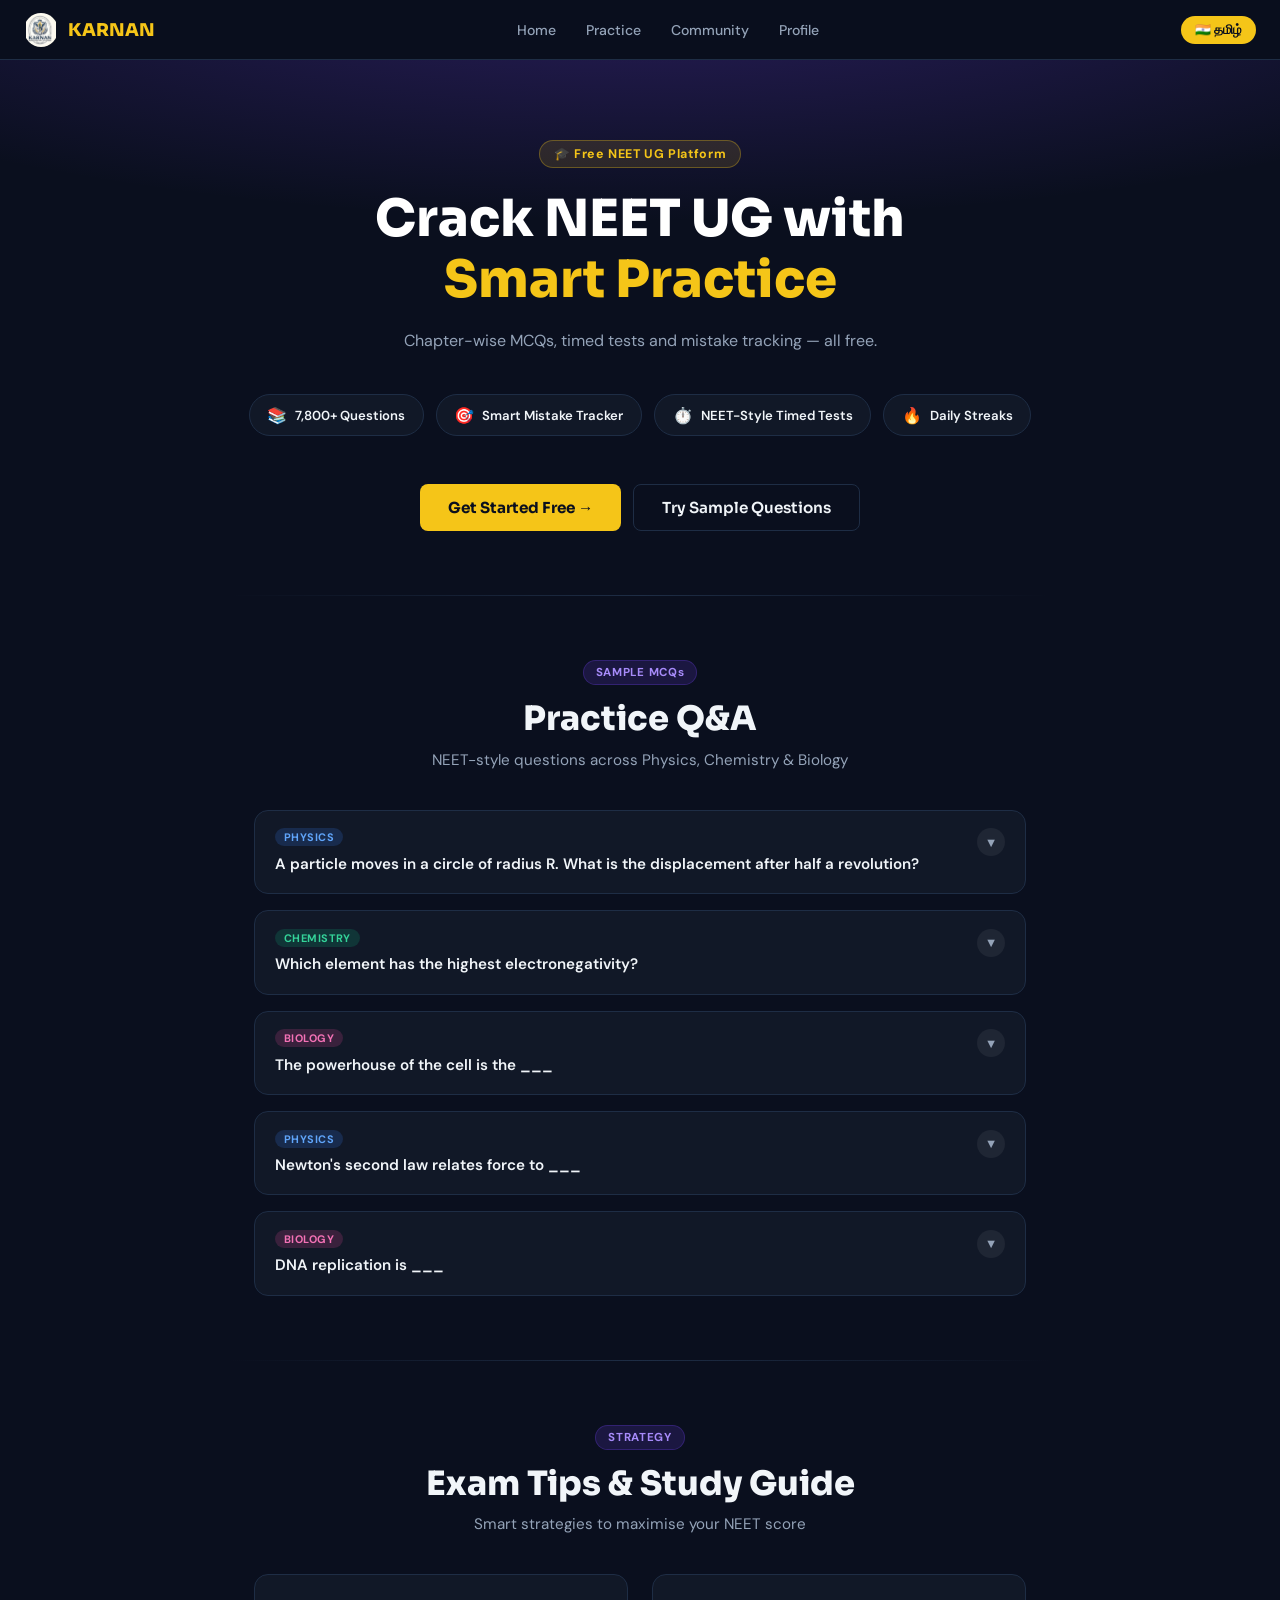
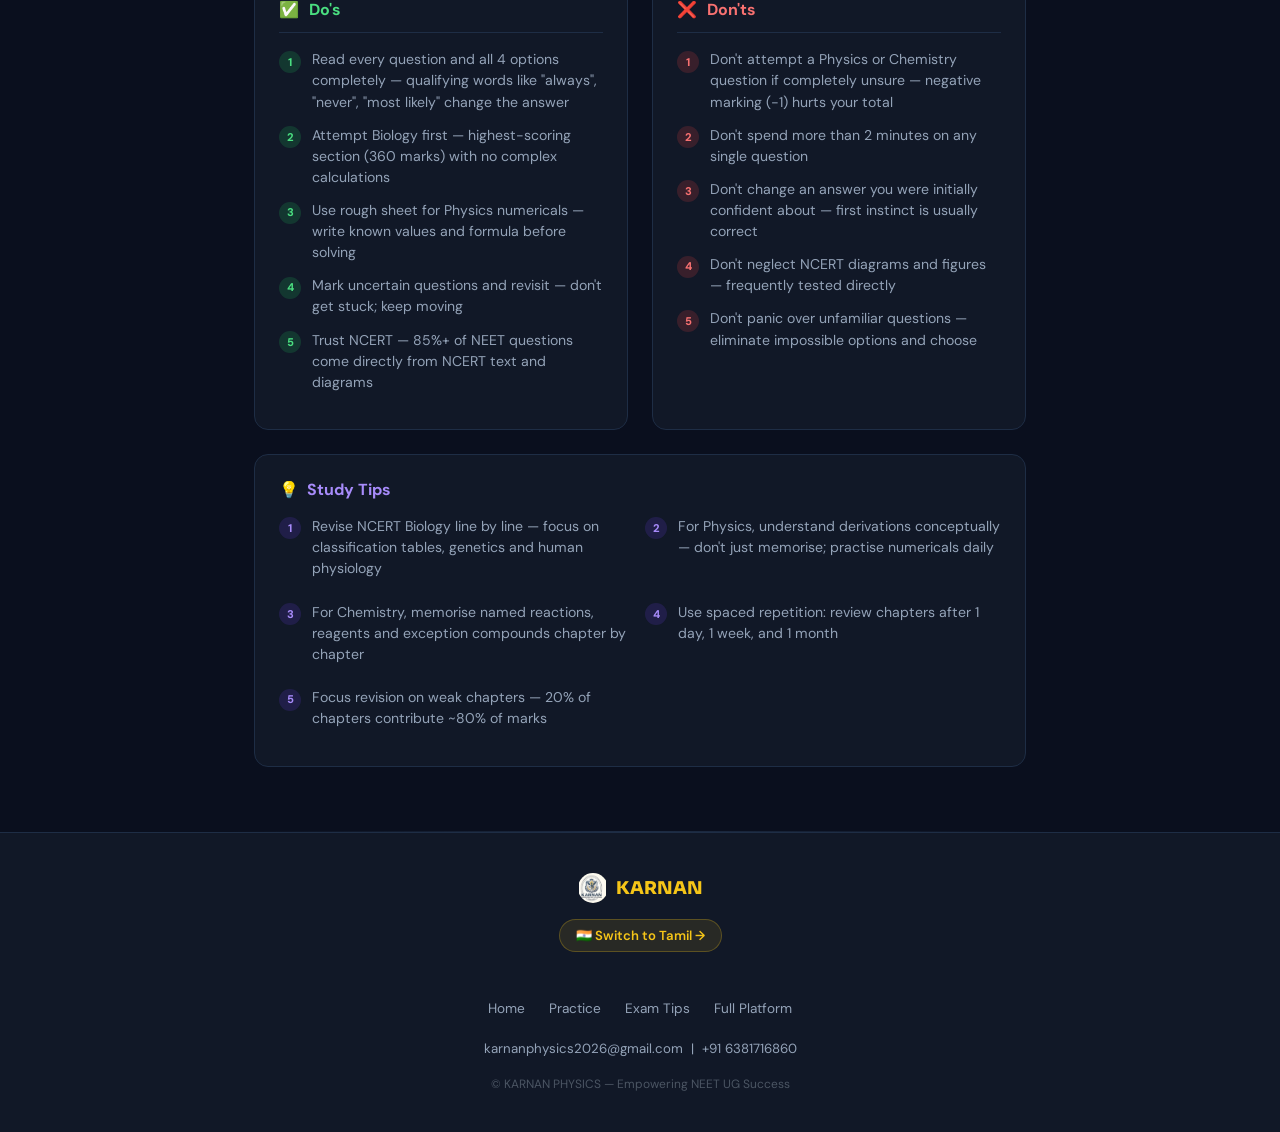
<file: en/index.html>
<!DOCTYPE html>
<html lang="en">
<head>
<meta charset="UTF-8"/>
<meta name="viewport" content="width=device-width, initial-scale=1"/>
<title>KARNAN — NEET UG Practice Platform (English)</title>
<meta name="description" content="KARNAN — Free NEET UG practice with 7,800+ MCQs in Physics, Chemistry and Biology."/>
<link href="https://fonts.googleapis.com/css2?family=Sora:wght@400;600;700;800&family=DM+Sans:wght@400;500&display=swap" rel="stylesheet"/>
<style>
:root{
  --bg:#0a0f1e;
  --card:#111827;
  --card2:#1a2236;
  --accent:#f5c518;
  --purple:#6C3CE1;
  --text:#f1f5f9;
  --muted:#94a3b8;
  --border:#1e2d45;
  --success:#22c55e;
  --radius:14px;
  --radius-sm:8px;
}
*,*::before,*::after{box-sizing:border-box;margin:0;padding:0}
body{font-family:'DM Sans',sans-serif;background:var(--bg);color:var(--text);min-height:100vh;overflow-x:hidden}
h1,h2,h3,h4{font-family:'Sora',sans-serif}

/* NAV */
nav{
  background:rgba(10,15,30,.95);
  backdrop-filter:blur(12px);
  border-bottom:1px solid var(--border);
  padding:0 1.5rem;
  display:flex;align-items:center;justify-content:space-between;
  height:60px;position:sticky;top:0;z-index:200;
}
.nav-logo{display:flex;align-items:center;gap:10px;font-family:'Sora',sans-serif;font-weight:800;font-size:1.1rem;color:var(--accent);text-decoration:none}
.nav-logo img{height:34px;width:34px;object-fit:contain;border-radius:50%}
.nav-links{display:flex;align-items:center;gap:6px}
.nav-links a{color:var(--muted);text-decoration:none;font-size:.88rem;font-weight:500;padding:6px 12px;border-radius:var(--radius-sm);transition:all .2s}
.nav-links a:hover{color:var(--text);background:rgba(255,255,255,.06)}
.lang-toggle{background:var(--accent);color:#0a0f1e;border:none;padding:6px 14px;border-radius:20px;font-weight:700;font-size:.8rem;cursor:pointer;font-family:'Sora',sans-serif;transition:all .2s}
.lang-toggle:hover{opacity:.85}
@media(max-width:600px){.nav-links{display:none}}

/* HERO */
.hero{
  text-align:center;
  padding:5rem 1.5rem 4rem;
  background:radial-gradient(ellipse 80% 50% at 50% -20%,rgba(108,60,225,.35),transparent);
}
.hero-badge{display:inline-block;background:rgba(245,197,24,.12);color:var(--accent);border:1px solid rgba(245,197,24,.3);padding:5px 14px;border-radius:20px;font-size:.78rem;font-weight:700;letter-spacing:.05em;margin-bottom:1.25rem}
.hero h1{font-size:clamp(2rem,5vw,3.2rem);font-weight:800;line-height:1.2;margin-bottom:1rem;color:#fff}
.hero h1 span{color:var(--accent)}
.hero p{color:var(--muted);font-size:1rem;max-width:500px;margin:0 auto 2.5rem;line-height:1.7}
.hero-stats{display:flex;flex-wrap:wrap;justify-content:center;gap:.75rem;margin-bottom:3rem}
.stat-pill{background:var(--card);border:1px solid var(--border);padding:.6rem 1.1rem;border-radius:30px;font-size:.82rem;font-weight:600;display:flex;align-items:center;gap:.5rem}
.stat-pill span{font-size:1rem}
.hero-cta{display:flex;gap:.75rem;justify-content:center;flex-wrap:wrap}
.btn-gold{background:var(--accent);color:#0a0f1e;border:none;padding:14px 28px;border-radius:var(--radius-sm);font-family:'Sora',sans-serif;font-weight:700;font-size:.95rem;cursor:pointer;transition:all .2s;text-decoration:none;display:inline-block}
.btn-gold:hover{opacity:.88;transform:translateY(-1px)}
.btn-outline{background:transparent;color:var(--text);border:1.5px solid var(--border);padding:13px 28px;border-radius:var(--radius-sm);font-family:'Sora',sans-serif;font-weight:600;font-size:.95rem;cursor:pointer;transition:all .2s;text-decoration:none;display:inline-block}
.btn-outline:hover{border-color:var(--accent);color:var(--accent)}

/* SECTIONS */
section{max-width:820px;margin:0 auto;padding:4rem 1.5rem}
.section-header{text-align:center;margin-bottom:2.5rem}
.section-header h2{font-size:clamp(1.5rem,3vw,2.1rem);font-weight:800;margin-bottom:.6rem}
.section-header p{color:var(--muted);font-size:.95rem}
.section-tag{display:inline-block;background:rgba(108,60,225,.18);color:#a78bfa;border:1px solid rgba(108,60,225,.3);padding:4px 12px;border-radius:20px;font-size:.72rem;font-weight:700;letter-spacing:.06em;margin-bottom:.75rem}

/* Q&A */
.qa-grid{display:flex;flex-direction:column;gap:1rem}
.qa-card{background:var(--card);border:1px solid var(--border);border-radius:var(--radius);overflow:hidden;transition:border-color .2s}
.qa-card:hover{border-color:rgba(245,197,24,.25)}
.qa-header{padding:1.1rem 1.25rem;cursor:pointer;display:flex;align-items:flex-start;justify-content:space-between;gap:1rem}
.qa-meta{display:flex;align-items:center;gap:.5rem;margin-bottom:.4rem}
.subj-chip{font-size:.68rem;font-weight:700;padding:2px 9px;border-radius:12px;letter-spacing:.04em}
.subj-phy{background:rgba(59,130,246,.18);color:#60a5fa}
.subj-chem{background:rgba(16,185,129,.18);color:#34d399}
.subj-bio{background:rgba(236,72,153,.18);color:#f472b6}
.qa-q{font-size:.95rem;font-weight:600;line-height:1.5;color:var(--text)}
.qa-toggle{flex-shrink:0;width:28px;height:28px;background:rgba(255,255,255,.06);border-radius:50%;display:flex;align-items:center;justify-content:center;font-size:.8rem;transition:transform .3s;color:var(--muted)}
.qa-card.open .qa-toggle{transform:rotate(180deg);background:rgba(245,197,24,.15);color:var(--accent)}
.qa-body{max-height:0;overflow:hidden;transition:max-height .4s cubic-bezier(0.4,0,0.2,1)}
.qa-card.open .qa-body{max-height:600px}
.qa-options{display:grid;grid-template-columns:1fr 1fr;gap:.5rem;padding:0 1.25rem;margin-bottom:.75rem}
@media(max-width:500px){.qa-options{grid-template-columns:1fr}}
.qa-opt{background:var(--card2);border:1px solid var(--border);border-radius:var(--radius-sm);padding:.6rem .9rem;font-size:.88rem;transition:all .2s}
.qa-opt.correct{background:rgba(34,197,94,.12);border-color:rgba(34,197,94,.4);color:#86efac;font-weight:600}
.qa-answer{padding:0 1.25rem 1.1rem}
.qa-answer-box{background:rgba(34,197,94,.07);border:1px solid rgba(34,197,94,.2);border-radius:var(--radius-sm);padding:.85rem 1rem}
.qa-answer-label{font-size:.72rem;font-weight:700;color:var(--success);letter-spacing:.06em;margin-bottom:.3rem}
.qa-answer-text{font-size:.9rem;color:var(--muted);line-height:1.6}

/* TIPS */
.tips-grid{display:grid;grid-template-columns:1fr 1fr;gap:1.5rem}
@media(max-width:640px){.tips-grid{grid-template-columns:1fr}}
.tips-col{background:var(--card);border:1px solid var(--border);border-radius:var(--radius);padding:1.5rem}
.tips-col-head{display:flex;align-items:center;gap:.6rem;font-size:1rem;font-weight:700;margin-bottom:1rem;padding-bottom:.75rem;border-bottom:1px solid var(--border)}
.tip-item{display:flex;gap:.7rem;margin-bottom:.75rem;font-size:.88rem;line-height:1.5;color:var(--muted)}
.tip-num{flex-shrink:0;width:22px;height:22px;border-radius:50%;display:flex;align-items:center;justify-content:center;font-size:.7rem;font-weight:800;margin-top:.1rem}
.do-num{background:rgba(34,197,94,.18);color:#4ade80}
.dont-num{background:rgba(239,68,68,.18);color:#f87171}
.study-num{background:rgba(108,60,225,.18);color:#a78bfa}

.tips-study{background:var(--card);border:1px solid var(--border);border-radius:var(--radius);padding:1.5rem;margin-top:1.5rem}
.tips-study-head{font-size:1rem;font-weight:700;margin-bottom:1rem;display:flex;align-items:center;gap:.5rem}
.study-list{display:grid;grid-template-columns:1fr 1fr;gap:.65rem}
@media(max-width:500px){.study-list{grid-template-columns:1fr}}

/* FOOTER */
footer{background:var(--card);border-top:1px solid var(--border);padding:2.5rem 1.5rem;text-align:center}
.footer-inner{max-width:820px;margin:0 auto}
.footer-logo{display:flex;align-items:center;gap:8px;justify-content:center;font-family:'Sora',sans-serif;font-weight:800;font-size:1.1rem;color:var(--accent);text-decoration:none;margin-bottom:1rem}
.footer-logo img{height:30px;width:30px;object-fit:contain;border-radius:50%}
.footer-links{display:flex;flex-wrap:wrap;justify-content:center;gap:1.5rem;margin-bottom:1.25rem}
.footer-links a{color:var(--muted);text-decoration:none;font-size:.85rem;transition:color .2s}
.footer-links a:hover{color:var(--accent)}
.footer-contact{font-size:.83rem;color:var(--muted);margin-bottom:1rem;line-height:1.8}
.footer-contact a{color:var(--muted);text-decoration:none}
.footer-contact a:hover{color:var(--accent)}
.footer-copy{font-size:.75rem;color:#4b5563;margin-top:.75rem}
.lang-switch-link{display:inline-flex;align-items:center;gap:.4rem;background:rgba(245,197,24,.1);color:var(--accent);border:1px solid rgba(245,197,24,.25);padding:7px 16px;border-radius:20px;font-size:.82rem;font-weight:600;text-decoration:none;margin-bottom:1.5rem;transition:all .2s}
.lang-switch-link:hover{background:rgba(245,197,24,.18)}

/* Divider */
.section-divider{height:1px;background:linear-gradient(to right,transparent,var(--border),transparent);max-width:820px;margin:0 auto}
</style>
</head>
<body>

<!-- NAV -->
<nav>
  <a href="/en/" class="nav-logo">
    <img src="../assets/logo.png" alt="KARNAN"/>
    KARNAN
  </a>
  <div class="nav-links">
    <a href="#hero">Home</a>
    <a href="#practice">Practice</a>
    <a href="../index.html">Community</a>
    <a href="../index.html">Profile</a>
  </div>
  <button class="lang-toggle" onclick="switchToTamil()">🇮🇳 தமிழ்</button>
</nav>

<!-- HERO -->
<section class="hero" id="hero" style="padding-top:5rem;padding-bottom:4rem;max-width:none">
  <div class="hero-badge">🎓 Free NEET UG Platform</div>
  <h1>Crack NEET UG with<br/><span>Smart Practice</span></h1>
  <p>Chapter-wise MCQs, timed tests and mistake tracking — all free.</p>
  <div class="hero-stats">
    <div class="stat-pill"><span>📚</span> 7,800+ Questions</div>
    <div class="stat-pill"><span>🎯</span> Smart Mistake Tracker</div>
    <div class="stat-pill"><span>⏱️</span> NEET-Style Timed Tests</div>
    <div class="stat-pill"><span>🔥</span> Daily Streaks</div>
  </div>
  <div class="hero-cta">
    <a href="../index.html" class="btn-gold">Get Started Free →</a>
    <a href="#practice" class="btn-outline">Try Sample Questions</a>
  </div>
</section>

<div class="section-divider"></div>

<!-- PRACTICE Q&A -->
<section id="practice">
  <div class="section-header">
    <div class="section-tag">SAMPLE MCQs</div>
    <h2>Practice Q&amp;A</h2>
    <p>NEET-style questions across Physics, Chemistry &amp; Biology</p>
  </div>

  <div class="qa-grid">

    <!-- Q1 Physics -->
    <div class="qa-card" id="q1">
      <div class="qa-header" onclick="toggleQA('q1')">
        <div>
          <div class="qa-meta"><span class="subj-chip subj-phy">PHYSICS</span></div>
          <div class="qa-q">A particle moves in a circle of radius R. What is the displacement after half a revolution?</div>
        </div>
        <div class="qa-toggle">▼</div>
      </div>
      <div class="qa-body">
        <div class="qa-options">
          <div class="qa-opt">A) 0</div>
          <div class="qa-opt">B) R</div>
          <div class="qa-opt correct">C) 2R ✓</div>
          <div class="qa-opt">D) πR</div>
        </div>
        <div class="qa-answer">
          <div class="qa-answer-box">
            <div class="qa-answer-label">EXPLANATION</div>
            <div class="qa-answer-text">After half a revolution, the particle moves from one end of the diameter to the other. The displacement is the straight-line distance between start and end points, which equals the diameter = 2R. Note: distance travelled = πR (semicircle), but displacement = 2R.</div>
          </div>
        </div>
      </div>
    </div>

    <!-- Q2 Chemistry -->
    <div class="qa-card" id="q2">
      <div class="qa-header" onclick="toggleQA('q2')">
        <div>
          <div class="qa-meta"><span class="subj-chip subj-chem">CHEMISTRY</span></div>
          <div class="qa-q">Which element has the highest electronegativity?</div>
        </div>
        <div class="qa-toggle">▼</div>
      </div>
      <div class="qa-body">
        <div class="qa-options">
          <div class="qa-opt">A) Oxygen</div>
          <div class="qa-opt">B) Nitrogen</div>
          <div class="qa-opt correct">C) Fluorine ✓</div>
          <div class="qa-opt">D) Chlorine</div>
        </div>
        <div class="qa-answer">
          <div class="qa-answer-box">
            <div class="qa-answer-label">EXPLANATION</div>
            <div class="qa-answer-text">Fluorine (F) has the highest electronegativity of all elements — 3.98 on the Pauling scale. Electronegativity generally increases across a period and up a group. Fluorine is at the top-right of the periodic table (excluding noble gases), making it the most electronegative.</div>
          </div>
        </div>
      </div>
    </div>

    <!-- Q3 Biology -->
    <div class="qa-card" id="q3">
      <div class="qa-header" onclick="toggleQA('q3')">
        <div>
          <div class="qa-meta"><span class="subj-chip subj-bio">BIOLOGY</span></div>
          <div class="qa-q">The powerhouse of the cell is the ___</div>
        </div>
        <div class="qa-toggle">▼</div>
      </div>
      <div class="qa-body">
        <div class="qa-options">
          <div class="qa-opt">A) Nucleus</div>
          <div class="qa-opt">B) Ribosome</div>
          <div class="qa-opt correct">C) Mitochondria ✓</div>
          <div class="qa-opt">D) Golgi body</div>
        </div>
        <div class="qa-answer">
          <div class="qa-answer-box">
            <div class="qa-answer-label">EXPLANATION</div>
            <div class="qa-answer-text">Mitochondria produce ATP (adenosine triphosphate) — the cell's primary energy currency — through aerobic respiration via the Krebs cycle and oxidative phosphorylation. They have their own DNA and double membrane structure, consistent with the endosymbiotic theory.</div>
          </div>
        </div>
      </div>
    </div>

    <!-- Q4 Physics -->
    <div class="qa-card" id="q4">
      <div class="qa-header" onclick="toggleQA('q4')">
        <div>
          <div class="qa-meta"><span class="subj-chip subj-phy">PHYSICS</span></div>
          <div class="qa-q">Newton's second law relates force to ___</div>
        </div>
        <div class="qa-toggle">▼</div>
      </div>
      <div class="qa-body">
        <div class="qa-options">
          <div class="qa-opt">A) Velocity</div>
          <div class="qa-opt correct">B) Acceleration ✓</div>
          <div class="qa-opt">C) Displacement</div>
          <div class="qa-opt">D) Momentum</div>
        </div>
        <div class="qa-answer">
          <div class="qa-answer-box">
            <div class="qa-answer-label">EXPLANATION</div>
            <div class="qa-answer-text">Newton's Second Law states: F = ma (Force = mass × acceleration). The net force acting on an object equals the product of its mass and the acceleration produced. Note: while force is the rate of change of momentum (F = dp/dt), the law directly relates force to acceleration for constant mass.</div>
          </div>
        </div>
      </div>
    </div>

    <!-- Q5 Biology -->
    <div class="qa-card" id="q5">
      <div class="qa-header" onclick="toggleQA('q5')">
        <div>
          <div class="qa-meta"><span class="subj-chip subj-bio">BIOLOGY</span></div>
          <div class="qa-q">DNA replication is ___</div>
        </div>
        <div class="qa-toggle">▼</div>
      </div>
      <div class="qa-body">
        <div class="qa-options">
          <div class="qa-opt">A) Conservative</div>
          <div class="qa-opt correct">B) Semi-conservative ✓</div>
          <div class="qa-opt">C) Dispersive</div>
          <div class="qa-opt">D) None of the above</div>
        </div>
        <div class="qa-answer">
          <div class="qa-answer-box">
            <div class="qa-answer-label">EXPLANATION</div>
            <div class="qa-answer-text">DNA replication is semi-conservative — each new DNA molecule contains one original (parental) strand and one newly synthesised strand. This was experimentally proved by Meselson and Stahl (1958) using ¹⁵N/¹⁴N labelling in E. coli, a landmark experiment often asked in NEET.</div>
          </div>
        </div>
      </div>
    </div>

  </div><!-- /qa-grid -->
</section>

<div class="section-divider"></div>

<!-- EXAM TIPS -->
<section id="exam-tips">
  <div class="section-header">
    <div class="section-tag">STRATEGY</div>
    <h2>Exam Tips &amp; Study Guide</h2>
    <p>Smart strategies to maximise your NEET score</p>
  </div>

  <div class="tips-grid">
    <!-- Do's -->
    <div class="tips-col">
      <div class="tips-col-head">✅ <span style="color:#4ade80">Do's</span></div>
      <div class="tip-item"><div class="tip-num do-num">1</div><div>Read every question and all 4 options completely — qualifying words like "always", "never", "most likely" change the answer</div></div>
      <div class="tip-item"><div class="tip-num do-num">2</div><div>Attempt Biology first — highest-scoring section (360 marks) with no complex calculations</div></div>
      <div class="tip-item"><div class="tip-num do-num">3</div><div>Use rough sheet for Physics numericals — write known values and formula before solving</div></div>
      <div class="tip-item"><div class="tip-num do-num">4</div><div>Mark uncertain questions and revisit — don't get stuck; keep moving</div></div>
      <div class="tip-item"><div class="tip-num do-num">5</div><div>Trust NCERT — 85%+ of NEET questions come directly from NCERT text and diagrams</div></div>
    </div>

    <!-- Don'ts -->
    <div class="tips-col">
      <div class="tips-col-head">❌ <span style="color:#f87171">Don'ts</span></div>
      <div class="tip-item"><div class="tip-num dont-num">1</div><div>Don't attempt a Physics or Chemistry question if completely unsure — negative marking (−1) hurts your total</div></div>
      <div class="tip-item"><div class="tip-num dont-num">2</div><div>Don't spend more than 2 minutes on any single question</div></div>
      <div class="tip-item"><div class="tip-num dont-num">3</div><div>Don't change an answer you were initially confident about — first instinct is usually correct</div></div>
      <div class="tip-item"><div class="tip-num dont-num">4</div><div>Don't neglect NCERT diagrams and figures — frequently tested directly</div></div>
      <div class="tip-item"><div class="tip-num dont-num">5</div><div>Don't panic over unfamiliar questions — eliminate impossible options and choose</div></div>
    </div>
  </div>

  <!-- Study Tips -->
  <div class="tips-study">
    <div class="tips-study-head">💡 <span style="color:#a78bfa">Study Tips</span></div>
    <div class="study-list">
      <div class="tip-item"><div class="tip-num study-num">1</div><div>Revise NCERT Biology line by line — focus on classification tables, genetics and human physiology</div></div>
      <div class="tip-item"><div class="tip-num study-num">2</div><div>For Physics, understand derivations conceptually — don't just memorise; practise numericals daily</div></div>
      <div class="tip-item"><div class="tip-num study-num">3</div><div>For Chemistry, memorise named reactions, reagents and exception compounds chapter by chapter</div></div>
      <div class="tip-item"><div class="tip-num study-num">4</div><div>Use spaced repetition: review chapters after 1 day, 1 week, and 1 month</div></div>
      <div class="tip-item"><div class="tip-num study-num">5</div><div>Focus revision on weak chapters — 20% of chapters contribute ~80% of marks</div></div>
    </div>
  </div>
</section>

<div class="section-divider"></div>

<!-- FOOTER -->
<footer>
  <div class="footer-inner">
    <a href="/en/" class="footer-logo">
      <img src="../assets/logo.png" alt="KARNAN"/>
      KARNAN
    </a>
    <div style="margin-bottom:1.5rem">
      <a href="/ta/" class="lang-switch-link" onclick="switchToTamil(); return false;">🇮🇳 Switch to Tamil →</a>
    </div>
    <div class="footer-links">
      <a href="#hero">Home</a>
      <a href="#practice">Practice</a>
      <a href="#exam-tips">Exam Tips</a>
      <a href="../index.html">Full Platform</a>
    </div>
    <div class="footer-contact">
      <a href="mailto:karnanphysics2026@gmail.com">karnanphysics2026@gmail.com</a>
      &nbsp;|&nbsp;
      <a href="tel:+916381716860">+91 6381716860</a>
    </div>
    <div class="footer-copy">© KARNAN PHYSICS — Empowering NEET UG Success</div>
  </div>
</footer>

<script>
function toggleQA(id) {
  const card = document.getElementById(id);
  const isOpen = card.classList.contains('open');
  document.querySelectorAll('.qa-card.open').forEach(c => c.classList.remove('open'));
  if (!isOpen) card.classList.add('open');
}

function switchToTamil() {
  localStorage.setItem('lang', 'ta');
  window.location.href = '/ta/';
}

// On load, if lang saved as 'ta', redirect
(function() {
  localStorage.setItem('lang', 'en');
})();
</script>
</body>
</html>
</file>
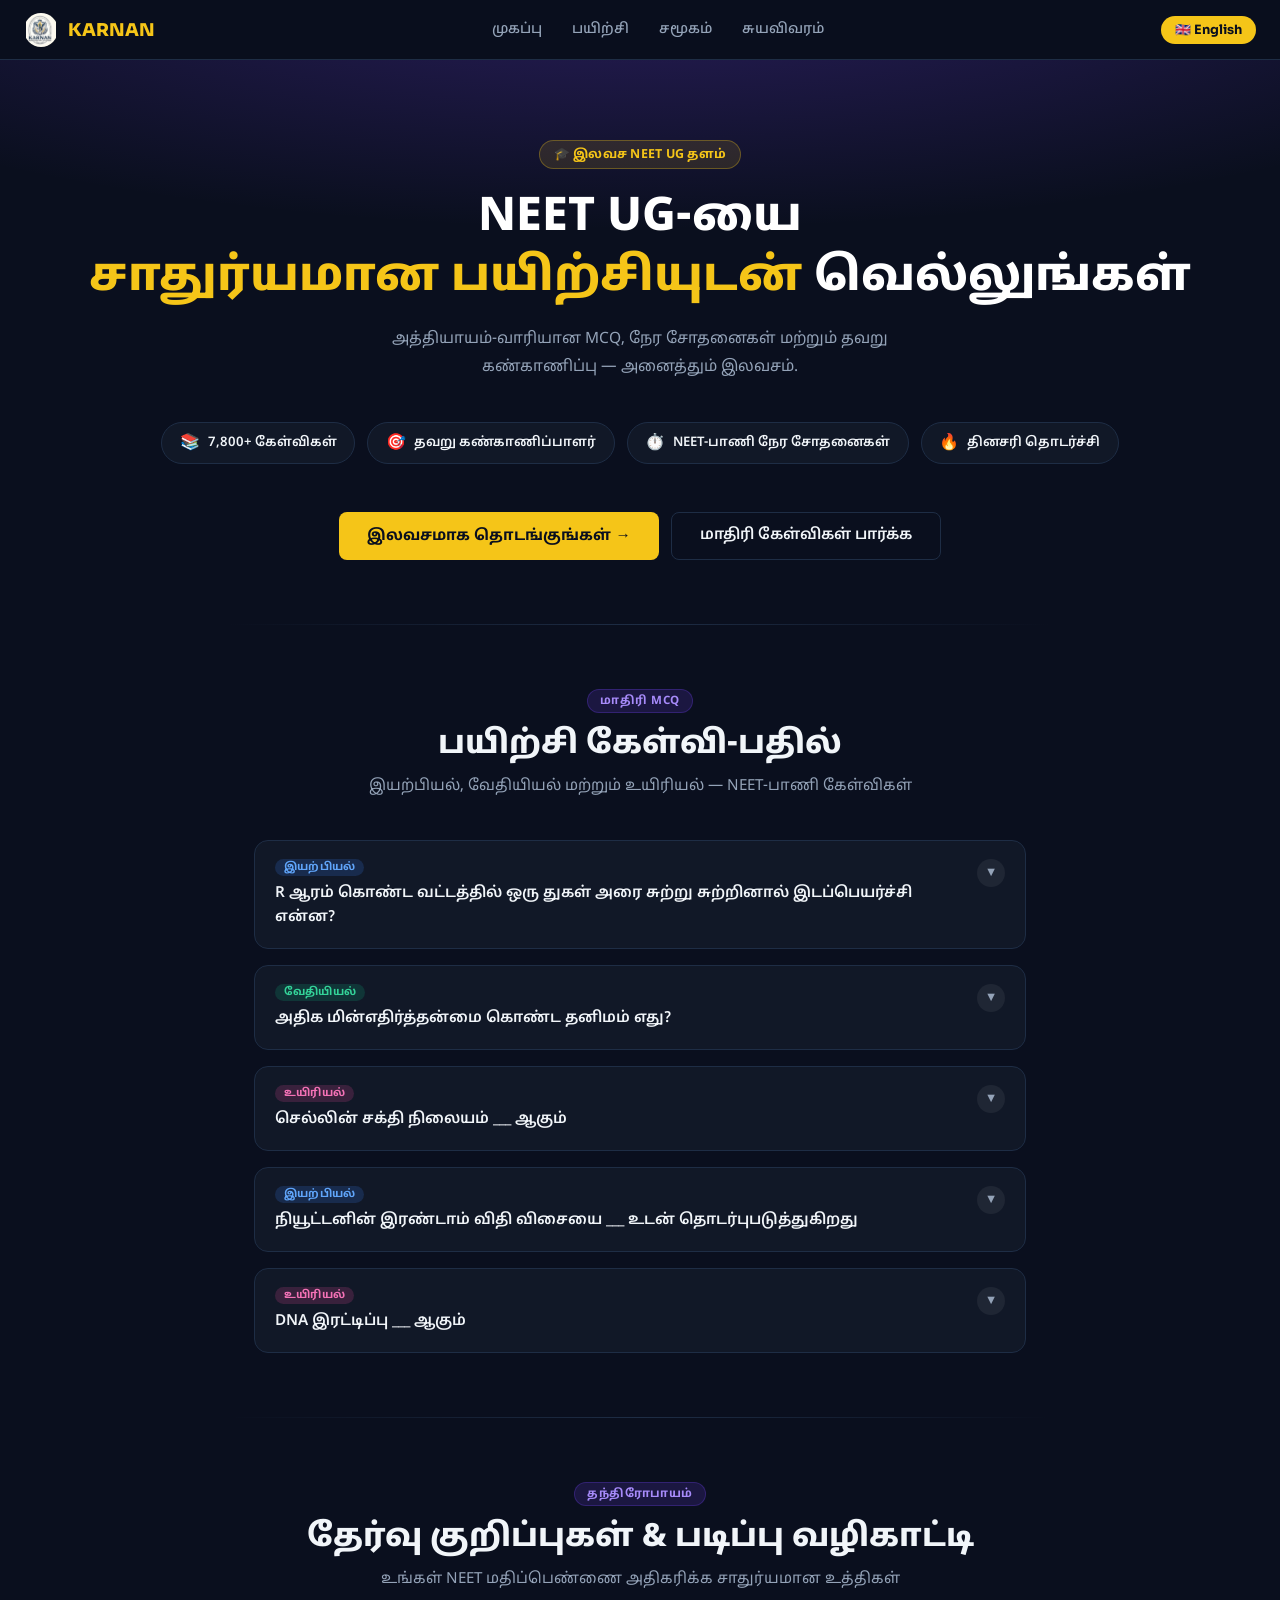
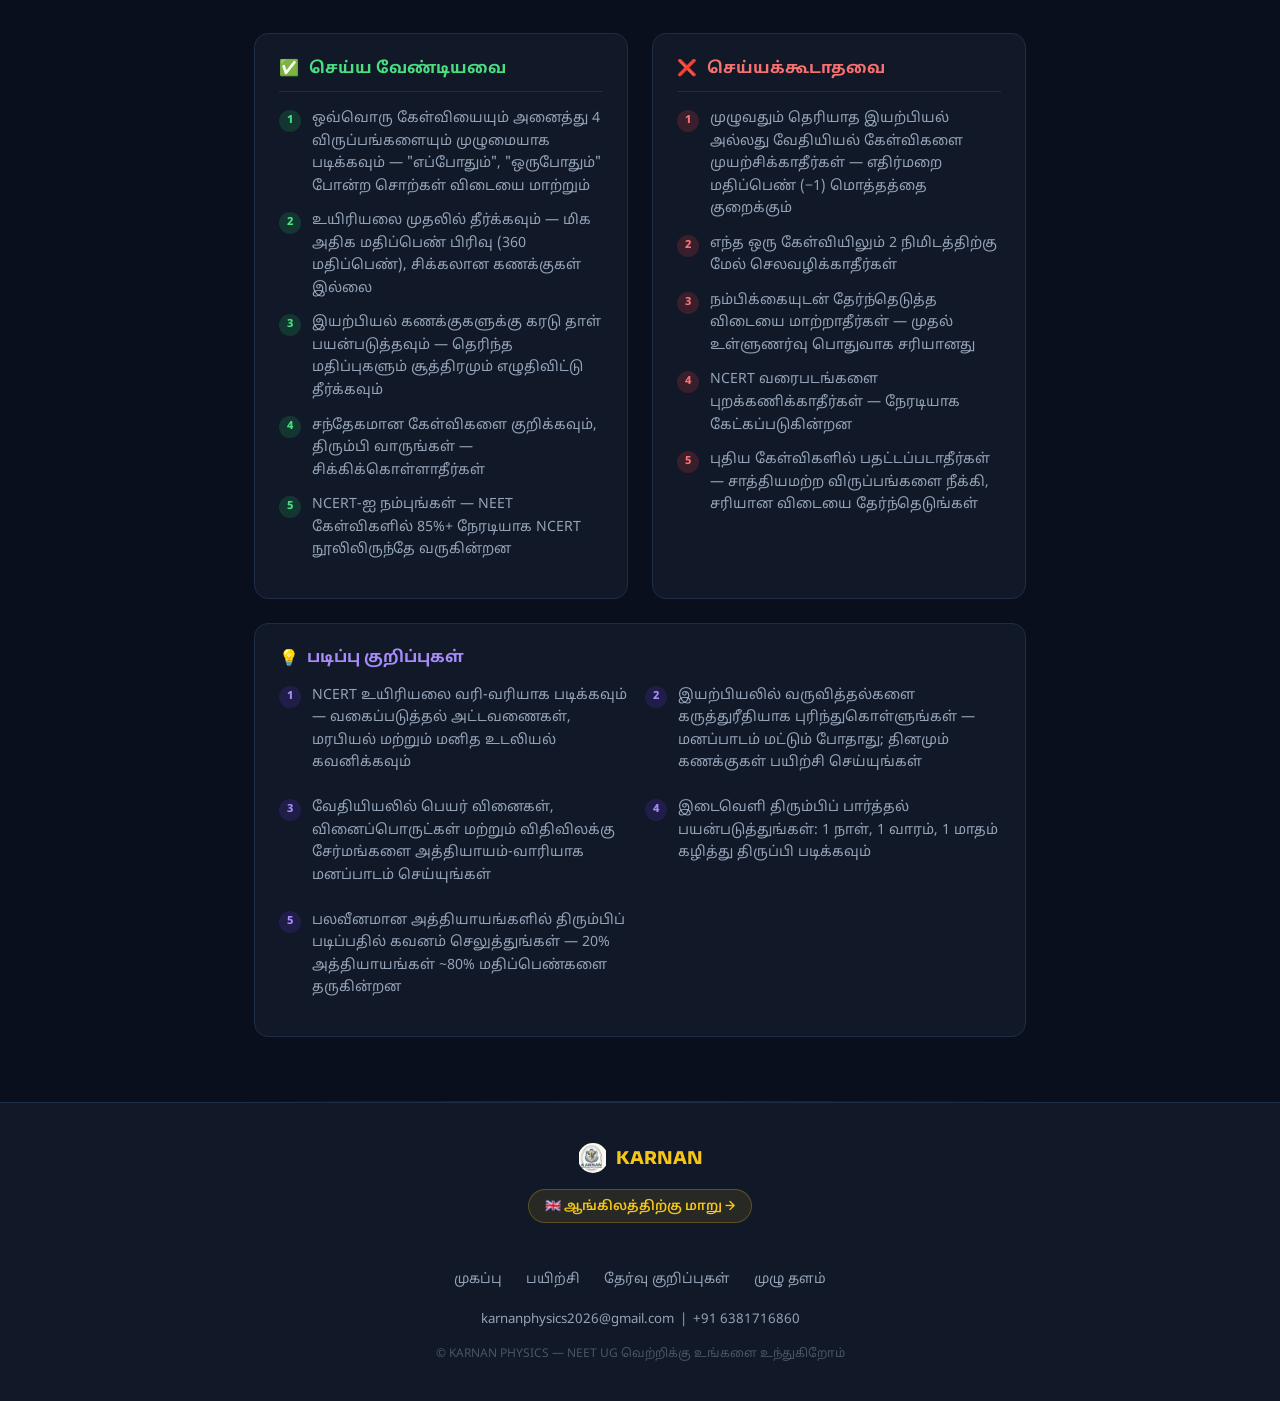
<file: ta/index.html>
<!DOCTYPE html>
<html lang="ta">
<head>
<meta charset="UTF-8"/>
<meta name="viewport" content="width=device-width, initial-scale=1"/>
<title>KARNAN — NEET UG பயிற்சி தளம் (தமிழ்)</title>
<meta name="description" content="KARNAN — NEET UG இலவச பயிற்சி தளம். 7,800+ MCQ கேள்விகள்."/>
<link href="https://fonts.googleapis.com/css2?family=Sora:wght@400;600;700;800&family=DM+Sans:wght@400;500&family=Noto+Sans+Tamil:wght@400;500;600;700&display=swap" rel="stylesheet"/>
<style>
:root{
  --bg:#0a0f1e;
  --card:#111827;
  --card2:#1a2236;
  --accent:#f5c518;
  --purple:#6C3CE1;
  --text:#f1f5f9;
  --muted:#94a3b8;
  --border:#1e2d45;
  --success:#22c55e;
  --radius:14px;
  --radius-sm:8px;
}
*,*::before,*::after{box-sizing:border-box;margin:0;padding:0}
body{font-family:'Noto Sans Tamil','DM Sans',sans-serif;background:var(--bg);color:var(--text);min-height:100vh;overflow-x:hidden}
h1,h2,h3,h4{font-family:'Noto Sans Tamil','Sora',sans-serif}

/* NAV */
nav{
  background:rgba(10,15,30,.95);
  backdrop-filter:blur(12px);
  border-bottom:1px solid var(--border);
  padding:0 1.5rem;
  display:flex;align-items:center;justify-content:space-between;
  height:60px;position:sticky;top:0;z-index:200;
}
.nav-logo{display:flex;align-items:center;gap:10px;font-family:'Sora',sans-serif;font-weight:800;font-size:1.1rem;color:var(--accent);text-decoration:none}
.nav-logo img{height:34px;width:34px;object-fit:contain;border-radius:50%}
.nav-links{display:flex;align-items:center;gap:6px}
.nav-links a{color:var(--muted);text-decoration:none;font-size:.88rem;font-weight:500;padding:6px 12px;border-radius:var(--radius-sm);transition:all .2s;font-family:'Noto Sans Tamil',sans-serif}
.nav-links a:hover{color:var(--text);background:rgba(255,255,255,.06)}
.lang-toggle{background:var(--accent);color:#0a0f1e;border:none;padding:6px 14px;border-radius:20px;font-weight:700;font-size:.8rem;cursor:pointer;font-family:'Sora',sans-serif;transition:all .2s}
.lang-toggle:hover{opacity:.85}
@media(max-width:600px){.nav-links{display:none}}

/* HERO */
.hero{
  text-align:center;
  padding:5rem 1.5rem 4rem;
  background:radial-gradient(ellipse 80% 50% at 50% -20%,rgba(108,60,225,.35),transparent);
}
.hero-badge{display:inline-block;background:rgba(245,197,24,.12);color:var(--accent);border:1px solid rgba(245,197,24,.3);padding:5px 14px;border-radius:20px;font-size:.78rem;font-weight:700;letter-spacing:.02em;margin-bottom:1.25rem}
.hero h1{font-size:clamp(1.7rem,4.5vw,2.9rem);font-weight:800;line-height:1.3;margin-bottom:1rem;color:#fff}
.hero h1 span{color:var(--accent)}
.hero p{color:var(--muted);font-size:.97rem;max-width:520px;margin:0 auto 2.5rem;line-height:1.8}
.hero-stats{display:flex;flex-wrap:wrap;justify-content:center;gap:.75rem;margin-bottom:3rem}
.stat-pill{background:var(--card);border:1px solid var(--border);padding:.6rem 1.1rem;border-radius:30px;font-size:.82rem;font-weight:600;display:flex;align-items:center;gap:.5rem}
.stat-pill span{font-size:1rem}
.hero-cta{display:flex;gap:.75rem;justify-content:center;flex-wrap:wrap}
.btn-gold{background:var(--accent);color:#0a0f1e;border:none;padding:14px 28px;border-radius:var(--radius-sm);font-family:'Noto Sans Tamil','Sora',sans-serif;font-weight:700;font-size:.95rem;cursor:pointer;transition:all .2s;text-decoration:none;display:inline-block}
.btn-gold:hover{opacity:.88;transform:translateY(-1px)}
.btn-outline{background:transparent;color:var(--text);border:1.5px solid var(--border);padding:13px 28px;border-radius:var(--radius-sm);font-family:'Noto Sans Tamil','Sora',sans-serif;font-weight:600;font-size:.95rem;cursor:pointer;transition:all .2s;text-decoration:none;display:inline-block}
.btn-outline:hover{border-color:var(--accent);color:var(--accent)}

/* SECTIONS */
section{max-width:820px;margin:0 auto;padding:4rem 1.5rem}
.section-header{text-align:center;margin-bottom:2.5rem}
.section-header h2{font-size:clamp(1.4rem,3vw,2rem);font-weight:800;margin-bottom:.6rem}
.section-header p{color:var(--muted);font-size:.95rem;line-height:1.7}
.section-tag{display:inline-block;background:rgba(108,60,225,.18);color:#a78bfa;border:1px solid rgba(108,60,225,.3);padding:4px 12px;border-radius:20px;font-size:.72rem;font-weight:700;letter-spacing:.04em;margin-bottom:.75rem}

/* Q&A */
.qa-grid{display:flex;flex-direction:column;gap:1rem}
.qa-card{background:var(--card);border:1px solid var(--border);border-radius:var(--radius);overflow:hidden;transition:border-color .2s}
.qa-card:hover{border-color:rgba(245,197,24,.25)}
.qa-header{padding:1.1rem 1.25rem;cursor:pointer;display:flex;align-items:flex-start;justify-content:space-between;gap:1rem}
.qa-meta{display:flex;align-items:center;gap:.5rem;margin-bottom:.4rem}
.subj-chip{font-size:.68rem;font-weight:700;padding:2px 9px;border-radius:12px;letter-spacing:.02em;font-family:'Noto Sans Tamil',sans-serif}
.subj-phy{background:rgba(59,130,246,.18);color:#60a5fa}
.subj-chem{background:rgba(16,185,129,.18);color:#34d399}
.subj-bio{background:rgba(236,72,153,.18);color:#f472b6}
.qa-q{font-size:.95rem;font-weight:600;line-height:1.6;color:var(--text)}
.qa-toggle{flex-shrink:0;width:28px;height:28px;background:rgba(255,255,255,.06);border-radius:50%;display:flex;align-items:center;justify-content:center;font-size:.8rem;transition:transform .3s;color:var(--muted)}
.qa-card.open .qa-toggle{transform:rotate(180deg);background:rgba(245,197,24,.15);color:var(--accent)}
.qa-body{max-height:0;overflow:hidden;transition:max-height .4s cubic-bezier(0.4,0,0.2,1)}
.qa-card.open .qa-body{max-height:600px}
.qa-options{display:grid;grid-template-columns:1fr 1fr;gap:.5rem;padding:0 1.25rem;margin-bottom:.75rem}
@media(max-width:500px){.qa-options{grid-template-columns:1fr}}
.qa-opt{background:var(--card2);border:1px solid var(--border);border-radius:var(--radius-sm);padding:.6rem .9rem;font-size:.88rem;transition:all .2s;line-height:1.5}
.qa-opt.correct{background:rgba(34,197,94,.12);border-color:rgba(34,197,94,.4);color:#86efac;font-weight:600}
.qa-answer{padding:0 1.25rem 1.1rem}
.qa-answer-box{background:rgba(34,197,94,.07);border:1px solid rgba(34,197,94,.2);border-radius:var(--radius-sm);padding:.85rem 1rem}
.qa-answer-label{font-size:.72rem;font-weight:700;color:var(--success);letter-spacing:.04em;margin-bottom:.3rem}
.qa-answer-text{font-size:.9rem;color:var(--muted);line-height:1.7}

/* TIPS */
.tips-grid{display:grid;grid-template-columns:1fr 1fr;gap:1.5rem}
@media(max-width:640px){.tips-grid{grid-template-columns:1fr}}
.tips-col{background:var(--card);border:1px solid var(--border);border-radius:var(--radius);padding:1.5rem}
.tips-col-head{display:flex;align-items:center;gap:.6rem;font-size:1rem;font-weight:700;margin-bottom:1rem;padding-bottom:.75rem;border-bottom:1px solid var(--border)}
.tip-item{display:flex;gap:.7rem;margin-bottom:.75rem;font-size:.88rem;line-height:1.6;color:var(--muted)}
.tip-num{flex-shrink:0;width:22px;height:22px;border-radius:50%;display:flex;align-items:center;justify-content:center;font-size:.7rem;font-weight:800;margin-top:.1rem}
.do-num{background:rgba(34,197,94,.18);color:#4ade80}
.dont-num{background:rgba(239,68,68,.18);color:#f87171}
.study-num{background:rgba(108,60,225,.18);color:#a78bfa}
.tips-study{background:var(--card);border:1px solid var(--border);border-radius:var(--radius);padding:1.5rem;margin-top:1.5rem}
.tips-study-head{font-size:1rem;font-weight:700;margin-bottom:1rem;display:flex;align-items:center;gap:.5rem}
.study-list{display:grid;grid-template-columns:1fr 1fr;gap:.65rem}
@media(max-width:500px){.study-list{grid-template-columns:1fr}}

/* FOOTER */
footer{background:var(--card);border-top:1px solid var(--border);padding:2.5rem 1.5rem;text-align:center}
.footer-inner{max-width:820px;margin:0 auto}
.footer-logo{display:flex;align-items:center;gap:8px;justify-content:center;font-family:'Sora',sans-serif;font-weight:800;font-size:1.1rem;color:var(--accent);text-decoration:none;margin-bottom:1rem}
.footer-logo img{height:30px;width:30px;object-fit:contain;border-radius:50%}
.footer-links{display:flex;flex-wrap:wrap;justify-content:center;gap:1.5rem;margin-bottom:1.25rem}
.footer-links a{color:var(--muted);text-decoration:none;font-size:.85rem;transition:color .2s;font-family:'Noto Sans Tamil',sans-serif}
.footer-links a:hover{color:var(--accent)}
.footer-contact{font-size:.83rem;color:var(--muted);margin-bottom:1rem;line-height:1.8}
.footer-contact a{color:var(--muted);text-decoration:none}
.footer-contact a:hover{color:var(--accent)}
.footer-copy{font-size:.75rem;color:#4b5563;margin-top:.75rem}
.lang-switch-link{display:inline-flex;align-items:center;gap:.4rem;background:rgba(245,197,24,.1);color:var(--accent);border:1px solid rgba(245,197,24,.25);padding:7px 16px;border-radius:20px;font-size:.82rem;font-weight:600;text-decoration:none;margin-bottom:1.5rem;transition:all .2s}
.lang-switch-link:hover{background:rgba(245,197,24,.18)}
.section-divider{height:1px;background:linear-gradient(to right,transparent,var(--border),transparent);max-width:820px;margin:0 auto}
</style>
</head>
<body>

<!-- NAV -->
<nav>
  <a href="/ta/" class="nav-logo">
    <img src="../assets/logo.png" alt="KARNAN"/>
    KARNAN
  </a>
  <div class="nav-links">
    <a href="#hero">முகப்பு</a>
    <a href="#practice">பயிற்சி</a>
    <a href="../index.html">சமூகம்</a>
    <a href="../index.html">சுயவிவரம்</a>
  </div>
  <button class="lang-toggle" onclick="switchToEnglish()">🇬🇧 English</button>
</nav>

<!-- HERO -->
<section class="hero" id="hero" style="padding-top:5rem;padding-bottom:4rem;max-width:none">
  <div class="hero-badge">🎓 இலவச NEET UG தளம்</div>
  <h1>NEET UG-யை<br/><span>சாதுர்யமான பயிற்சியுடன்</span> வெல்லுங்கள்</h1>
  <p>அத்தியாயம்-வாரியான MCQ, நேர சோதனைகள் மற்றும் தவறு கண்காணிப்பு — அனைத்தும் இலவசம்.</p>
  <div class="hero-stats">
    <div class="stat-pill"><span>📚</span> 7,800+ கேள்விகள்</div>
    <div class="stat-pill"><span>🎯</span> தவறு கண்காணிப்பாளர்</div>
    <div class="stat-pill"><span>⏱️</span> NEET-பாணி நேர சோதனைகள்</div>
    <div class="stat-pill"><span>🔥</span> தினசரி தொடர்ச்சி</div>
  </div>
  <div class="hero-cta">
    <a href="../index.html" class="btn-gold">இலவசமாக தொடங்குங்கள் →</a>
    <a href="#practice" class="btn-outline">மாதிரி கேள்விகள் பார்க்க</a>
  </div>
</section>

<div class="section-divider"></div>

<!-- PRACTICE Q&A -->
<section id="practice">
  <div class="section-header">
    <div class="section-tag">மாதிரி MCQ</div>
    <h2>பயிற்சி கேள்வி-பதில்</h2>
    <p>இயற்பியல், வேதியியல் மற்றும் உயிரியல் — NEET-பாணி கேள்விகள்</p>
  </div>

  <div class="qa-grid">

    <!-- கே1 இயற்பியல் -->
    <div class="qa-card" id="q1">
      <div class="qa-header" onclick="toggleQA('q1')">
        <div>
          <div class="qa-meta"><span class="subj-chip subj-phy">இயற்பியல்</span></div>
          <div class="qa-q">R ஆரம் கொண்ட வட்டத்தில் ஒரு துகள் அரை சுற்று சுற்றினால் இடப்பெயர்ச்சி என்ன?</div>
        </div>
        <div class="qa-toggle">▼</div>
      </div>
      <div class="qa-body">
        <div class="qa-options">
          <div class="qa-opt">அ) 0</div>
          <div class="qa-opt">ஆ) R</div>
          <div class="qa-opt correct">இ) 2R ✓</div>
          <div class="qa-opt">ஈ) πR</div>
        </div>
        <div class="qa-answer">
          <div class="qa-answer-box">
            <div class="qa-answer-label">விளக்கம்</div>
            <div class="qa-answer-text">அரை சுற்று முடிந்த பின், துகள் வட்டத்தின் ஒரு முனையிலிருந்து மற்றொரு முனைக்கு (விட்டத்தின் மறு முனை) நகர்கிறது. இடப்பெயர்ச்சி என்பது நேர் தூரம் = விட்டம் = 2R. கவனிக்கவும்: பாதை நீளம் = πR (அரை வட்டம்), ஆனால் இடப்பெயர்ச்சி = 2R.</div>
          </div>
        </div>
      </div>
    </div>

    <!-- கே2 வேதியியல் -->
    <div class="qa-card" id="q2">
      <div class="qa-header" onclick="toggleQA('q2')">
        <div>
          <div class="qa-meta"><span class="subj-chip subj-chem">வேதியியல்</span></div>
          <div class="qa-q">அதிக மின்எதிர்த்தன்மை கொண்ட தனிமம் எது?</div>
        </div>
        <div class="qa-toggle">▼</div>
      </div>
      <div class="qa-body">
        <div class="qa-options">
          <div class="qa-opt">அ) ஆக்சிஜன்</div>
          <div class="qa-opt">ஆ) நைட்ரஜன்</div>
          <div class="qa-opt correct">இ) ஃப்ளோரின் ✓</div>
          <div class="qa-opt">ஈ) குளோரின்</div>
        </div>
        <div class="qa-answer">
          <div class="qa-answer-box">
            <div class="qa-answer-label">விளக்கம்</div>
            <div class="qa-answer-text">ஃப்ளோரின் (F) அனைத்து தனிமங்களிலும் மிக அதிக மின்எதிர்த்தன்மை கொண்டது — பாலிங் அளவீட்டில் 3.98. மின்எதிர்த்தன்மை ஒரு வரிசையில் இடமிருந்து வலம் அதிகரிக்கிறது, ஒரு தொகுதியில் கீழிருந்து மேலும் அதிகரிக்கிறது. ஃப்ளோரின் அட்டவணையின் மேல்-வலது மூலையில் உள்ளது.</div>
          </div>
        </div>
      </div>
    </div>

    <!-- கே3 உயிரியல் -->
    <div class="qa-card" id="q3">
      <div class="qa-header" onclick="toggleQA('q3')">
        <div>
          <div class="qa-meta"><span class="subj-chip subj-bio">உயிரியல்</span></div>
          <div class="qa-q">செல்லின் சக்தி நிலையம் ___ ஆகும்</div>
        </div>
        <div class="qa-toggle">▼</div>
      </div>
      <div class="qa-body">
        <div class="qa-options">
          <div class="qa-opt">அ) உட்கரு</div>
          <div class="qa-opt">ஆ) ரிபோசோம்</div>
          <div class="qa-opt correct">இ) மைட்டோகாண்ட்ரியா ✓</div>
          <div class="qa-opt">ஈ) கோல்கி உறுப்பு</div>
        </div>
        <div class="qa-answer">
          <div class="qa-answer-box">
            <div class="qa-answer-label">விளக்கம்</div>
            <div class="qa-answer-text">மைட்டோகாண்ட்ரியா, கிரெப்ஸ் சுழற்சி மற்றும் ஆக்சிஜனேற்ற பாஸ்பேரிலேஷன் மூலம் ATP (அடினோசின் ட்ரைபாஸ்பேட்) உற்பத்தி செய்கிறது. இதற்கு சொந்த DNA மற்றும் இரட்டை சவ்வு அமைப்பு உள்ளது — எண்டோசிம்பயோடிக் கொள்கையின் ஆதாரம் இதுவே.</div>
          </div>
        </div>
      </div>
    </div>

    <!-- கே4 இயற்பியல் -->
    <div class="qa-card" id="q4">
      <div class="qa-header" onclick="toggleQA('q4')">
        <div>
          <div class="qa-meta"><span class="subj-chip subj-phy">இயற்பியல்</span></div>
          <div class="qa-q">நியூட்டனின் இரண்டாம் விதி விசையை ___ உடன் தொடர்புபடுத்துகிறது</div>
        </div>
        <div class="qa-toggle">▼</div>
      </div>
      <div class="qa-body">
        <div class="qa-options">
          <div class="qa-opt">அ) திசைவேகம்</div>
          <div class="qa-opt correct">ஆ) முடுக்கம் ✓</div>
          <div class="qa-opt">இ) இடப்பெயர்ச்சி</div>
          <div class="qa-opt">ஈ) உந்தம்</div>
        </div>
        <div class="qa-answer">
          <div class="qa-answer-box">
            <div class="qa-answer-label">விளக்கம்</div>
            <div class="qa-answer-text">நியூட்டனின் இரண்டாம் விதி: F = ma (விசை = நிறை × முடுக்கம்). ஒரு பொருளில் செயல்படும் நிகர விசை, அதன் நிறை மற்றும் முடுக்கத்தின் பெருக்கத்திற்கு சமம். நிலையான நிறைக்கு F = dp/dt என்றும் எழுதலாம்.</div>
          </div>
        </div>
      </div>
    </div>

    <!-- கே5 உயிரியல் -->
    <div class="qa-card" id="q5">
      <div class="qa-header" onclick="toggleQA('q5')">
        <div>
          <div class="qa-meta"><span class="subj-chip subj-bio">உயிரியல்</span></div>
          <div class="qa-q">DNA இரட்டிப்பு ___ ஆகும்</div>
        </div>
        <div class="qa-toggle">▼</div>
      </div>
      <div class="qa-body">
        <div class="qa-options">
          <div class="qa-opt">அ) பாதுகாப்பான (Conservative)</div>
          <div class="qa-opt correct">ஆ) அரை-பாதுகாப்பான ✓</div>
          <div class="qa-opt">இ) சிதறடிக்கப்பட்ட</div>
          <div class="qa-opt">ஈ) எதுவும் இல்லை</div>
        </div>
        <div class="qa-answer">
          <div class="qa-answer-box">
            <div class="qa-answer-label">விளக்கம்</div>
            <div class="qa-answer-text">DNA இரட்டிப்பு அரை-பாதுகாப்பான முறையில் நடைபெறுகிறது — ஒவ்வொரு புதிய DNA மூலக்கூறிலும் ஒரு பழைய (தாய்) இழை மற்றும் ஒரு புதிய இழை இருக்கும். இதை மெசல்சன்-ஸ்டால் (1958) ¹⁵N/¹⁴N குறியீட்டை பயன்படுத்தி E. coli-யில் நிரூபித்தனர் — NEET-இல் அடிக்கடி கேட்கப்படும் சோதனை.</div>
          </div>
        </div>
      </div>
    </div>

  </div><!-- /qa-grid -->
</section>

<div class="section-divider"></div>

<!-- EXAM TIPS -->
<section id="exam-tips">
  <div class="section-header">
    <div class="section-tag">தந்திரோபாயம்</div>
    <h2>தேர்வு குறிப்புகள் &amp; படிப்பு வழிகாட்டி</h2>
    <p>உங்கள் NEET மதிப்பெண்ணை அதிகரிக்க சாதுர்யமான உத்திகள்</p>
  </div>

  <div class="tips-grid">
    <!-- செய்ய வேண்டியவை -->
    <div class="tips-col">
      <div class="tips-col-head">✅ <span style="color:#4ade80">செய்ய வேண்டியவை</span></div>
      <div class="tip-item"><div class="tip-num do-num">1</div><div>ஒவ்வொரு கேள்வியையும் அனைத்து 4 விருப்பங்களையும் முழுமையாக படிக்கவும் — "எப்போதும்", "ஒருபோதும்" போன்ற சொற்கள் விடையை மாற்றும்</div></div>
      <div class="tip-item"><div class="tip-num do-num">2</div><div>உயிரியலை முதலில் தீர்க்கவும் — மிக அதிக மதிப்பெண் பிரிவு (360 மதிப்பெண்), சிக்கலான கணக்குகள் இல்லை</div></div>
      <div class="tip-item"><div class="tip-num do-num">3</div><div>இயற்பியல் கணக்குகளுக்கு கரடு தாள் பயன்படுத்தவும் — தெரிந்த மதிப்புகளும் சூத்திரமும் எழுதிவிட்டு தீர்க்கவும்</div></div>
      <div class="tip-item"><div class="tip-num do-num">4</div><div>சந்தேகமான கேள்விகளை குறிக்கவும், திரும்பி வாருங்கள் — சிக்கிக்கொள்ளாதீர்கள்</div></div>
      <div class="tip-item"><div class="tip-num do-num">5</div><div>NCERT-ஐ நம்புங்கள் — NEET கேள்விகளில் 85%+ நேரடியாக NCERT நூலிலிருந்தே வருகின்றன</div></div>
    </div>

    <!-- செய்யக்கூடாதவை -->
    <div class="tips-col">
      <div class="tips-col-head">❌ <span style="color:#f87171">செய்யக்கூடாதவை</span></div>
      <div class="tip-item"><div class="tip-num dont-num">1</div><div>முழுவதும் தெரியாத இயற்பியல் அல்லது வேதியியல் கேள்விகளை முயற்சிக்காதீர்கள் — எதிர்மறை மதிப்பெண் (−1) மொத்தத்தை குறைக்கும்</div></div>
      <div class="tip-item"><div class="tip-num dont-num">2</div><div>எந்த ஒரு கேள்வியிலும் 2 நிமிடத்திற்கு மேல் செலவழிக்காதீர்கள்</div></div>
      <div class="tip-item"><div class="tip-num dont-num">3</div><div>நம்பிக்கையுடன் தேர்ந்தெடுத்த விடையை மாற்றாதீர்கள் — முதல் உள்ளுணர்வு பொதுவாக சரியானது</div></div>
      <div class="tip-item"><div class="tip-num dont-num">4</div><div>NCERT வரைபடங்களை புறக்கணிக்காதீர்கள் — நேரடியாக கேட்கப்படுகின்றன</div></div>
      <div class="tip-item"><div class="tip-num dont-num">5</div><div>புதிய கேள்விகளில் பதட்டப்படாதீர்கள் — சாத்தியமற்ற விருப்பங்களை நீக்கி, சரியான விடையை தேர்ந்தெடுங்கள்</div></div>
    </div>
  </div>

  <!-- படிப்பு குறிப்புகள் -->
  <div class="tips-study">
    <div class="tips-study-head">💡 <span style="color:#a78bfa">படிப்பு குறிப்புகள்</span></div>
    <div class="study-list">
      <div class="tip-item"><div class="tip-num study-num">1</div><div>NCERT உயிரியலை வரி-வரியாக படிக்கவும் — வகைப்படுத்தல் அட்டவணைகள், மரபியல் மற்றும் மனித உடலியல் கவனிக்கவும்</div></div>
      <div class="tip-item"><div class="tip-num study-num">2</div><div>இயற்பியலில் வருவித்தல்களை கருத்துரீதியாக புரிந்துகொள்ளுங்கள் — மனப்பாடம் மட்டும் போதாது; தினமும் கணக்குகள் பயிற்சி செய்யுங்கள்</div></div>
      <div class="tip-item"><div class="tip-num study-num">3</div><div>வேதியியலில் பெயர் வினைகள், வினைப்பொருட்கள் மற்றும் விதிவிலக்கு சேர்மங்களை அத்தியாயம்-வாரியாக மனப்பாடம் செய்யுங்கள்</div></div>
      <div class="tip-item"><div class="tip-num study-num">4</div><div>இடைவெளி திரும்பிப் பார்த்தல் பயன்படுத்துங்கள்: 1 நாள், 1 வாரம், 1 மாதம் கழித்து திருப்பி படிக்கவும்</div></div>
      <div class="tip-item"><div class="tip-num study-num">5</div><div>பலவீனமான அத்தியாயங்களில் திரும்பிப் படிப்பதில் கவனம் செலுத்துங்கள் — 20% அத்தியாயங்கள் ~80% மதிப்பெண்களை தருகின்றன</div></div>
    </div>
  </div>
</section>

<div class="section-divider"></div>

<!-- FOOTER -->
<footer>
  <div class="footer-inner">
    <a href="/ta/" class="footer-logo">
      <img src="../assets/logo.png" alt="KARNAN"/>
      KARNAN
    </a>
    <div style="margin-bottom:1.5rem">
      <a href="/en/" class="lang-switch-link" onclick="switchToEnglish(); return false;">🇬🇧 ஆங்கிலத்திற்கு மாறு →</a>
    </div>
    <div class="footer-links">
      <a href="#hero">முகப்பு</a>
      <a href="#practice">பயிற்சி</a>
      <a href="#exam-tips">தேர்வு குறிப்புகள்</a>
      <a href="../index.html">முழு தளம்</a>
    </div>
    <div class="footer-contact">
      <a href="mailto:karnanphysics2026@gmail.com">karnanphysics2026@gmail.com</a>
      &nbsp;|&nbsp;
      <a href="tel:+916381716860">+91 6381716860</a>
    </div>
    <div class="footer-copy">© KARNAN PHYSICS — NEET UG வெற்றிக்கு உங்களை உந்துகிறோம்</div>
  </div>
</footer>

<script>
function toggleQA(id) {
  const card = document.getElementById(id);
  const isOpen = card.classList.contains('open');
  document.querySelectorAll('.qa-card.open').forEach(c => c.classList.remove('open'));
  if (!isOpen) card.classList.add('open');
}

function switchToEnglish() {
  localStorage.setItem('lang', 'en');
  window.location.href = '/en/';
}

(function() {
  localStorage.setItem('lang', 'ta');
})();
</script>
</body>
</html>
</file>
